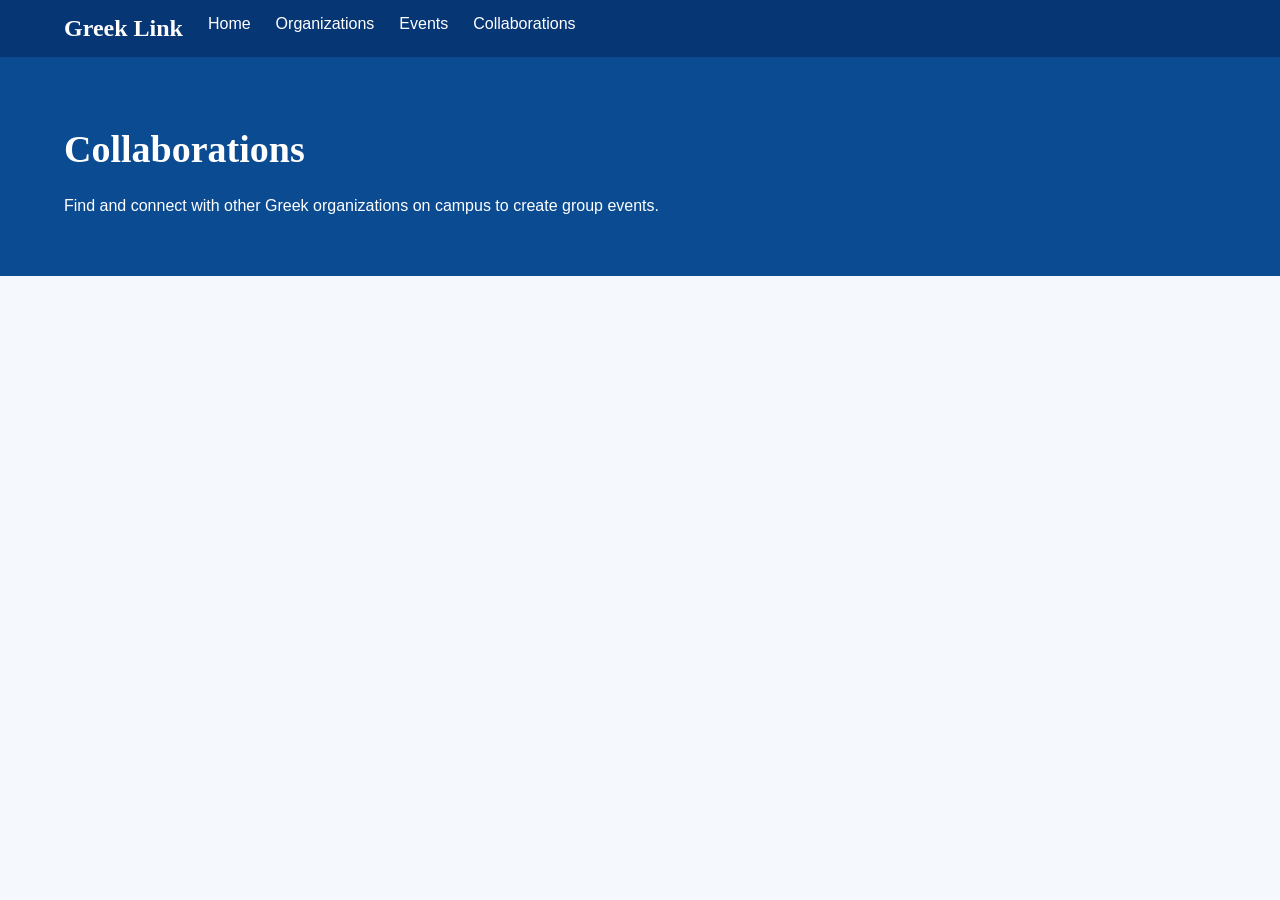
<file: collaborations.html>
<!DOCTYPE html>
<html>
    <head>
        <title>Events</title>
        <link rel="stylesheet" href="styles.css">
    </head>
    <body>
        <nav class ="navbar">
    <div class="nav-links">
        <h1>Greek Link</h1>
        <a href="index.html">Home</a>
        <a href="organizations.html">Organizations</a>
        <a href="events.html">Events</a>
        <a href="collaborations.html">Collaborations</a>
    </div>    
    </nav>
        <header class="page-header">
            <h1>Collaborations</h1>
            <p>Find and connect with other Greek organizations on campus to create group events.</p>
        </header>
        <script src="script.js"></script>
    </body>     
</html>
</file>
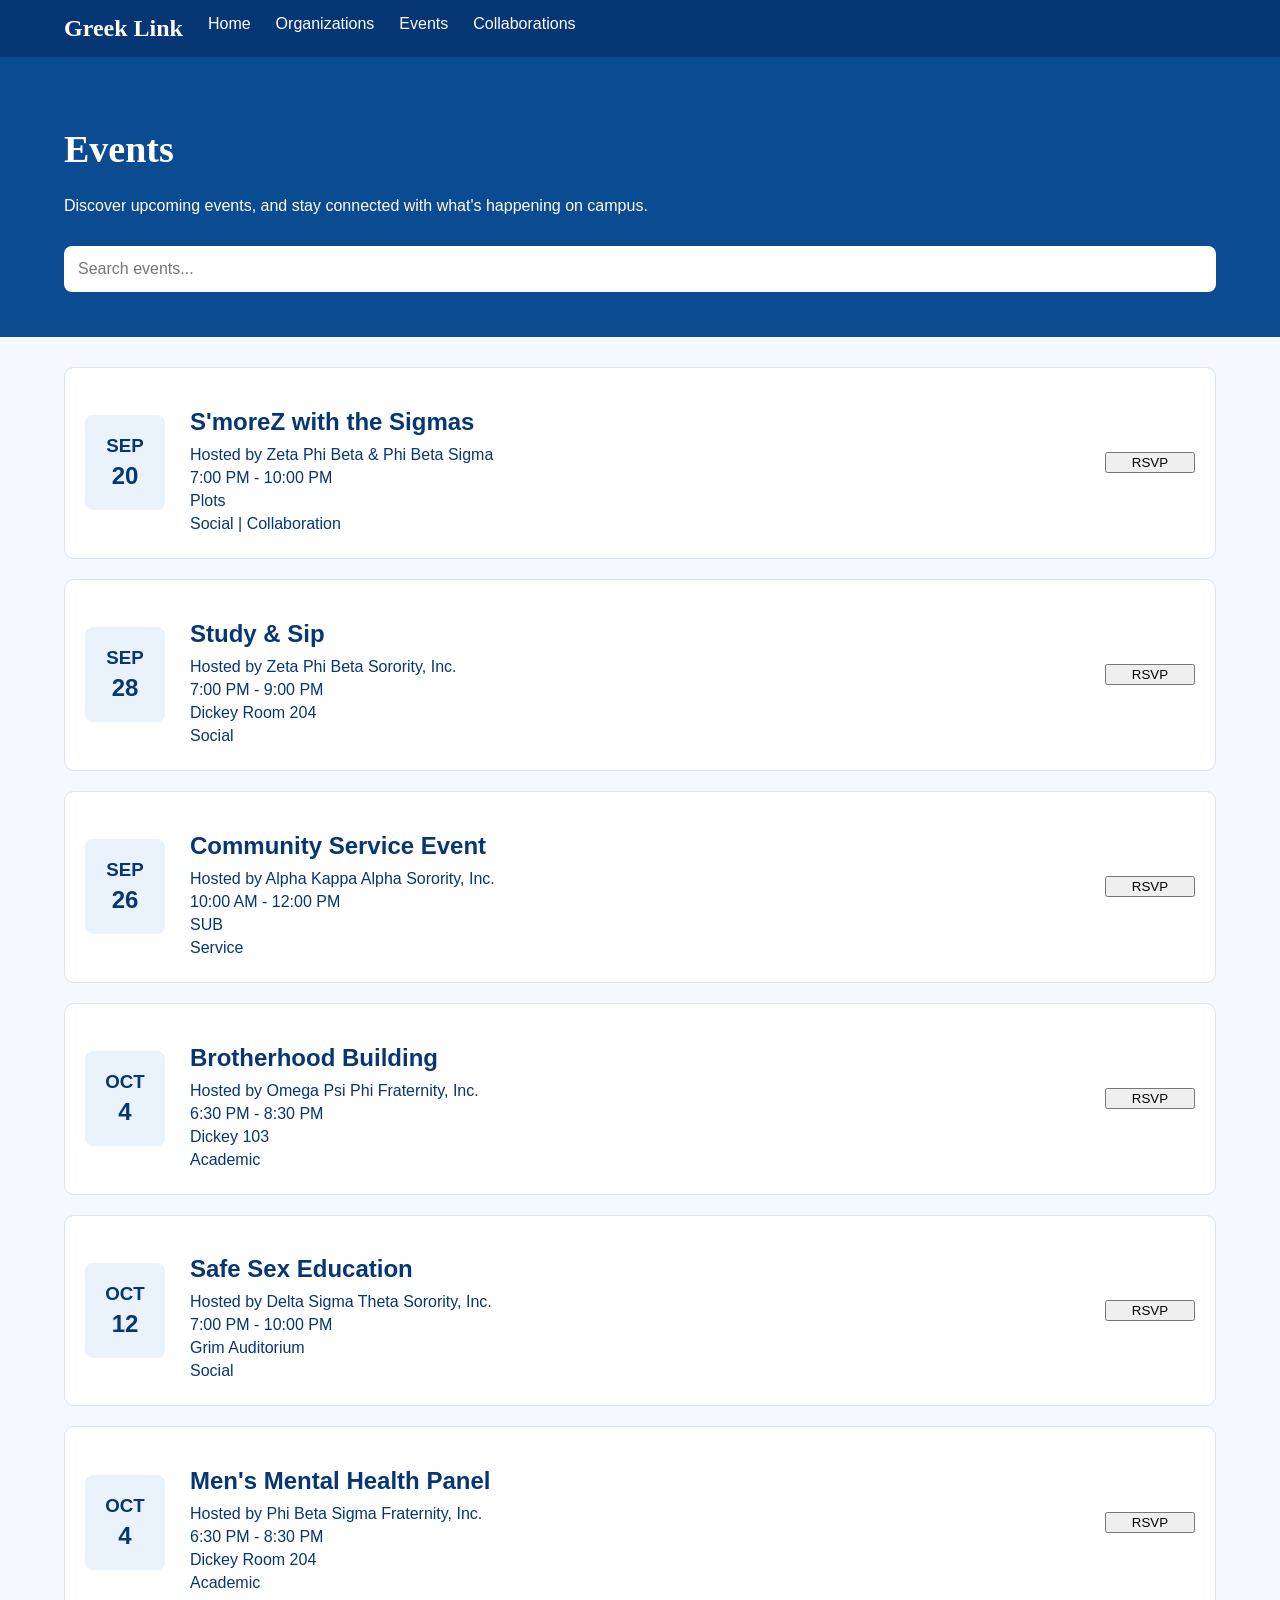
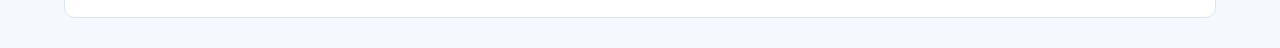
<file: events.html>
<!DOCTYPE html>
<html>
    <head>
        <title>Events</title>
        <link rel="stylesheet" href="styles.css">
    </head>
    <body>
        <nav class ="navbar">
    <div class="nav-links">
        <h1>Greek Link</h1>
        <a href="index.html">Home</a>
        <a href="organizations.html">Organizations</a>
        <a href="events.html">Events</a>
        <a href="collaborations.html">Collaborations</a>
    </div>    
    </nav>
       <header class="page-header">
    <h1>Events</h1><p>Discover upcoming events, and stay connected with what's happening on campus.</p>

    <input type="text" id="eventSearch"
           placeholder="Search events...">
</header>
<section class="events">

    <div class="event">
        <div class="event-date">
            <h3>SEP</h3>
            <h2>20</h2>
        </div>

        <div class="event-info">
            <h2>S'moreZ with the Sigmas</h2>
            <p>Hosted by Zeta Phi Beta & Phi Beta Sigma</p>
            <p>7:00 PM - 10:00 PM</p>
            <p>Plots</p>
            <p>Social | Collaboration</p>
        </div>

        <button class="rsvp-btn">RSVP</button>
    </div>

    <div class="event">
        <div class="event-date">
            <h3>SEP</h3>
            <h2>28</h2>
        </div>

        <div class="event-info">
            <h2>Study & Sip</h2>
            <p>Hosted by Zeta Phi Beta Sorority, Inc.</p>
            <p>7:00 PM - 9:00 PM</p>
            <p>Dickey Room 204</p>
            <p>Social</p>
        </div>

        <button class="rsvp-btn">RSVP</button>
    </div>

    <div class="event">
        <div class="event-date">
            <h3>SEP</h3>
            <h2>26</h2>
        </div>

        <div class="event-info">
            <h2>Community Service Event</h2>
            <p>Hosted by Alpha Kappa Alpha Sorority, Inc.</p>
            <p>10:00 AM - 12:00 PM</p>
            <p>SUB</p>
            <p>Service</p>
        </div>

        <button class="rsvp-btn">RSVP</button>
    </div>

    <div class="event">
        <div class="event-date">
            <h3>OCT</h3>
            <h2>4</h2>
        </div>

        <div class="event-info">
            <h2>Brotherhood Building</h2>
            <p>Hosted by Omega Psi Phi Fraternity, Inc.</p>
            <p>6:30 PM - 8:30 PM</p>
            <p>Dickey 103</p>
            <p>Academic</p>
        </div>

        <button class="rsvp-btn">RSVP</button>
    </div>

    <div class="event">
        <div class="event-date">
            <h3>OCT</h3>
            <h2>12</h2>
        </div>

        <div class="event-info">
            <h2>Safe Sex Education</h2>
            <p>Hosted by Delta Sigma Theta Sorority, Inc.</p>
            <p>7:00 PM - 10:00 PM</p>
            <p>Grim Auditorium</p>
            <p>Social</p>
        </div>

        <button class="rsvp-btn">RSVP</button>
    </div>

    <div class="event">
        <div class="event-date">
            <h3>OCT</h3>
            <h2>4</h2>
        </div>

        <div class="event-info">
            <h2>Men's Mental Health Panel</h2>
            <p>Hosted by Phi Beta Sigma Fraternity, Inc.</p>
            <p>6:30 PM - 8:30 PM</p>
            <p>Dickey Room 204</p>
            <p>Academic</p>
        </div>

        <button class="rsvp-btn">RSVP</button>
    </div>

</section>
<script src="script.js"></script>
    </body>     
</html>
</file>
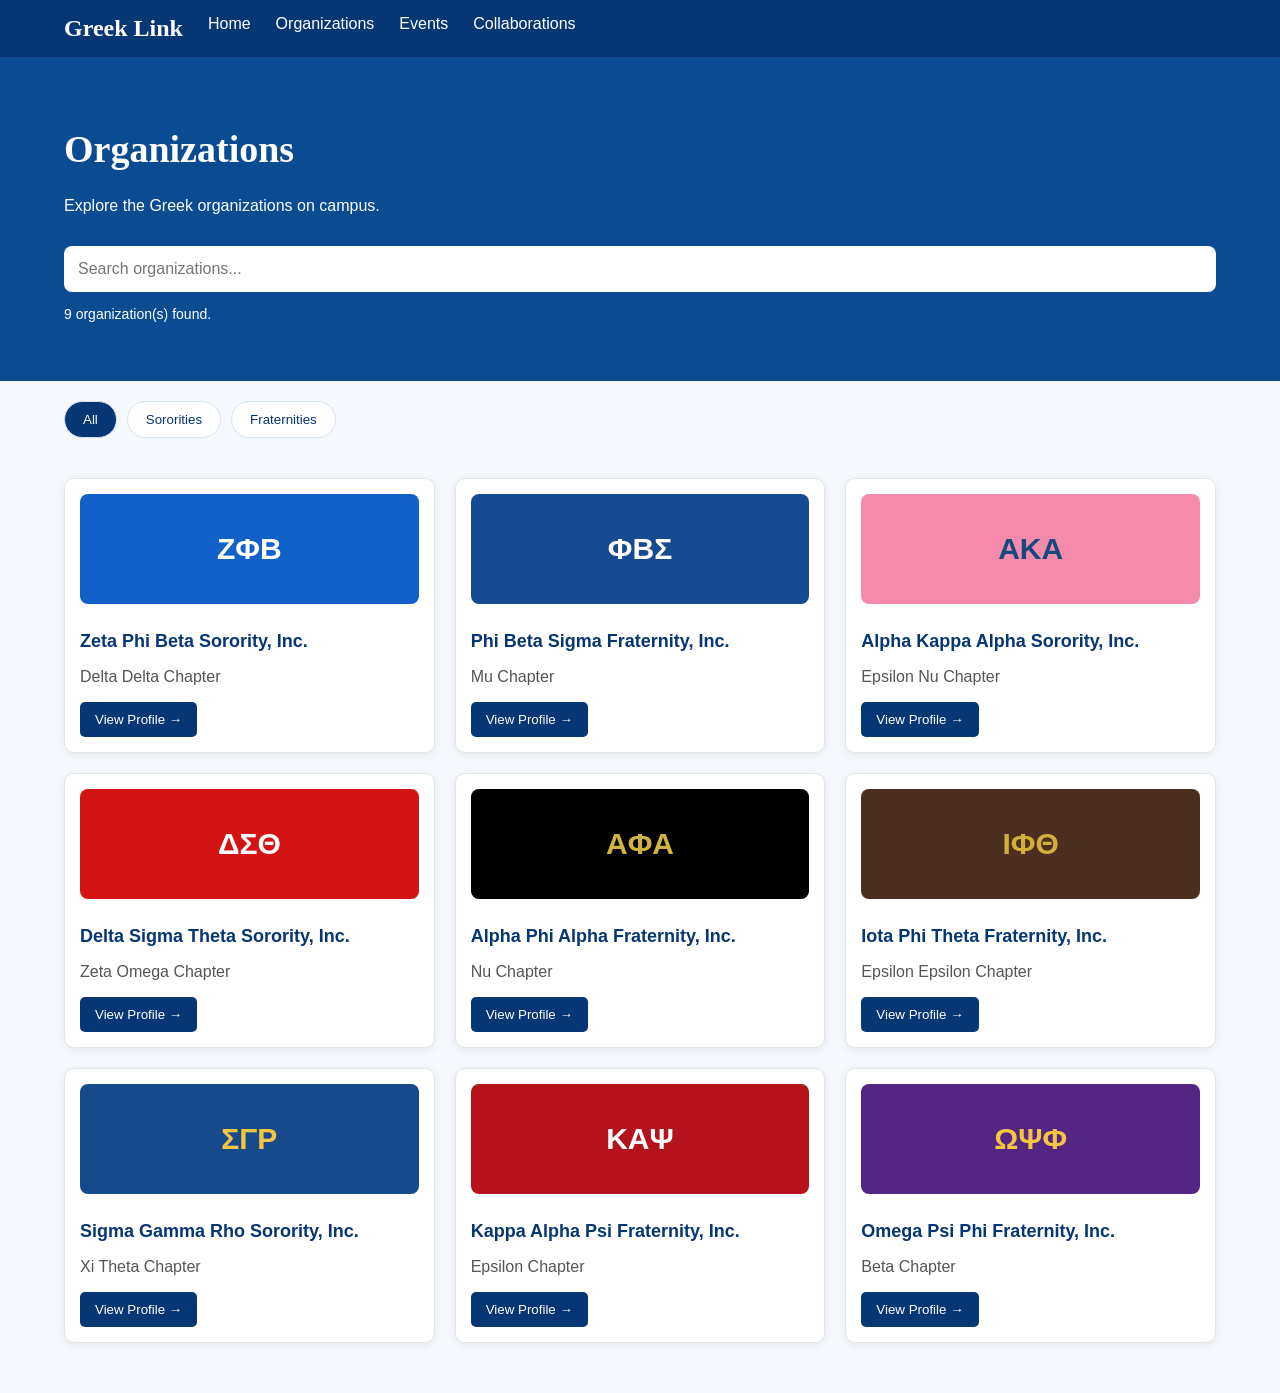
<file: organizations.html>
<!DOCTYPE html>
<html>
    <head>
        <title>Organizations</title>
        <link rel="stylesheet" href="styles.css">
        
    </head>
<body>
    <nav class ="navbar">
    <div class="nav-links">
        <h1>Greek Link</h1>
        <a href="index.html">Home</a>
        <a href="organizations.html">Organizations</a>
        <a href="events.html">Events</a>
        <a href="collaborations.html">Collaborations</a>
    </div>    
    </nav>
    <header class="page-header">
    <h1>Organizations</h1>
    <p>Explore the Greek organizations on campus.</p>

    <input type="text" id="orgSearch"
           placeholder="Search organizations...">
    <p id="searchMessage"></p>
</header>
<div class="filters">
    <button class="filter-btn active" data-filter="all">All</button>
    <button class="filter-btn" data-filter="sorority">Sororities</button>
    <button class="filter-btn" data-filter="fraternity">Fraternities</button>
</div>

<section class="organizations">
    <!-- Zeta Phi Beta -->
    <div class="card2" data-category="sorority nphc">
        <div class="logo zeta">ZΦB</div>
        <div class="card-info">
            <h2>Zeta Phi Beta Sorority, Inc.</h2>
            <p>Delta Delta Chapter</p>
            <button onclick="viewProfile('Zeta Phi Beta')">
                View Profile →
            </button>
        </div>
    </div>
    <!-- Phi Beta Sigma -->
    <div class="card2" data-category="fraternity nphc">
        <div class="logo sigma">ΦBΣ</div>

        <div class="card-info">
            <h2>Phi Beta Sigma Fraternity, Inc.</h2>
            <p>Mu Chapter</p>
            <button onclick="viewProfile('Phi Beta Sigma')">
                View Profile →
            </button>
        </div>
    </div>
    <!-- AKA -->
    <div class="card2" data-category="sorority nphc">
        <div class="logo aka">AKA</div>
        <div class="card-info">
            <h2>Alpha Kappa Alpha Sorority, Inc.</h2>
            <p>Epsilon Nu Chapter</p>
            <button onclick="viewProfile('Alpha Kappa Alpha')">
                View Profile →
            </button>
        </div>
    </div>
    <!-- DST -->
    <div class="card2" data-category="sorority nphc">
        <div class="logo dst">ΔΣΘ</div>
        <div class="card-info">
            <h2>Delta Sigma Theta Sorority, Inc.</h2>
            <p>Zeta Omega Chapter</p>
            <button onclick="viewProfile('Delta Sigma Theta')">
                View Profile →
            </button>
        </div>
    </div>
    <!-- Alpha Phi Alpha -->
    <div class="card2" data-category="fraternity nphc">
    <div class="logo alpha">AΦA</div>
    <div class="card-info">
        <h2>Alpha Phi Alpha Fraternity, Inc.</h2>
        <p>Nu Chapter</p>
        <button onclick="viewProfile('Alpha Phi Alpha')">
            View Profile →
        </button>
    </div>
</div>
<!-- Iota Phi Theta -->
<div class="card2" data-category="fraternity nphc">
    <div class="logo iota">ΙΦΘ</div>
    <div class="card-info">
        <h2>Iota Phi Theta Fraternity, Inc.</h2>
        <p>Epsilon Epsilon Chapter</p>
        <button onclick="viewProfile('Iota Phi Theta')">
            View Profile →
        </button>
    </div>
</div>
<!-- Sigma Gamma Rho -->
<div class="card2" data-category="sorority nphc">
    <div class="logo sgrho">ΣΓΡ</div>
    <div class="card-info">
        <h2>Sigma Gamma Rho Sorority, Inc.</h2>
        <p>Xi Theta Chapter</p>
        <button onclick="viewProfile('Sigma Gamma Rho')">
            View Profile →
        </button>
    </div>
</div>
<!-- Kappa Alpha Psi -->
<div class="card2" data-category="fraternity nphc">
    <div class="logo kappa">ΚΑΨ</div>
    <div class="card-info">
        <h2>Kappa Alpha Psi Fraternity, Inc.</h2>
        <p>Epsilon Chapter</p>
        <button onclick="viewProfile('Kappa Alpha Psi')">
            View Profile →
        </button>
    </div>
</div>
<!-- Omega Psi Phi -->
<div class="card2" data-category="fraternity nphc">
    <div class="logo omega">ΩΨΦ</div>
    <div class="card-info">
        <h2>Omega Psi Phi Fraternity, Inc.</h2>
        <p>Beta Chapter</p>
        <button onclick="viewProfile('Omega Psi Phi')">
            View Profile →
        </button>
    </div>
</div>
</section>
<script src="script.js"></script>
    </body>
</html>
</file>
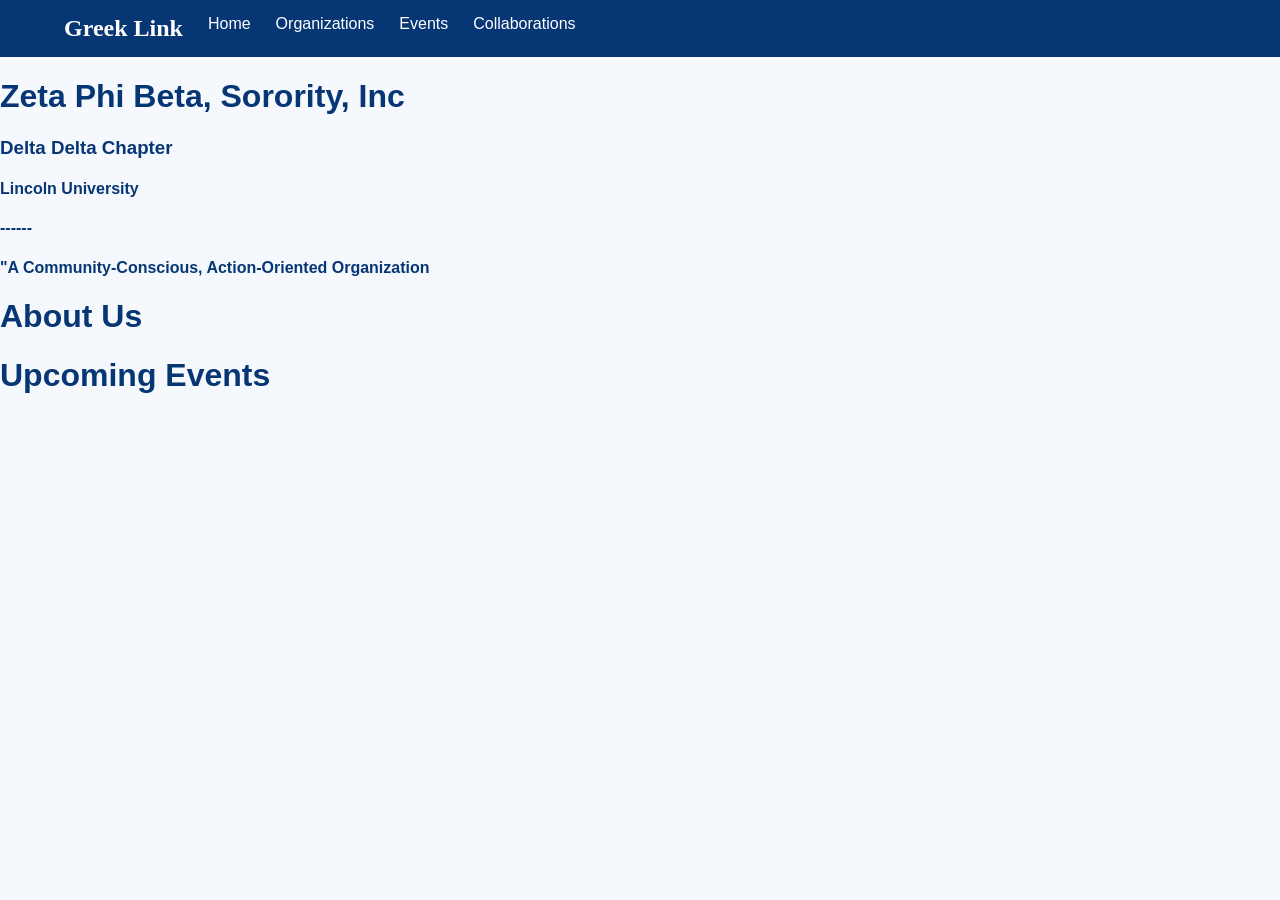
<file: zeta.html>
<!DOCTYPE html>
<html>
    <head>
        <title>Zeta Phi Beta Sorority, Inc</title>
        <link rel="stylesheet" href="styles.css">
        <script src="script.js"></script>
    </head>
    <body>
        <nav class ="navbar">
    <div class="nav-links">
        <h1>Greek Link</h1>
        <a href="index.html">Home</a>
        <a href="organizations.html">Organizations</a>
        <a href="events.html">Events</a>
        <a href="collaborations.html">Collaborations</a>
    </div>    
    </nav>
        <h1> Zeta Phi Beta, Sorority, Inc</h1>
        <h3>Delta Delta Chapter</h3>
        <h4>Lincoln University</h4>
        <h4>------</h4>
        <h4>"A Community-Conscious, Action-Oriented Organization</h4>
        <h1>About Us</h1>


        <h1>Upcoming Events</h1>
    </body>





</html>
</file>
<file: styles.css>
.card {
    background-color: white;
    border: 2px solid black;
    padding: 15px;
    width: 200px;
    text-align: center;
}

.card-container {
    display: flex;
    gap: 25px;
    padding: 20px;
    flex-wrap: wrap;
}

.card img {
    width: 100%;
    height: 180px;
    object-fit: contain;
}


/* logo colors for each organization */
.zeta {
    background-color: #1261c9;
    color: white;
}

.sigma {
    background-color: #164b91;
    color: white;
}

.aka {
    background-color: #f58aaa;
    color: #174a7c;
}

.dst {
    background-color: #d41414;
    color: white;
}

.alpha {
    background-color: #000000; 
    color: #CFB53B; 
}

.iota {
    background-color: #4B2E1F;
    color: #D4AF37; 
}

.sgrho {
    background-color: #174A8B;
    color: #F5C542;
}

.kappa {
    background-color: #B5121B;
    color: white;
}

.omega {
    background-color: #542583;
    color: #F5C542;
}


/* General page design */
* {
    box-sizing: border-box;
}

body {
    margin: 0;
    background-color: #f5f8fc;
    color: #073675;
    font-family: Arial, sans-serif;
}

/* Navigation */
.navbar {
    background-color: #073675;
    color: white;
    display: flex;
    align-items: center;
    justify-content: space-between;
    padding: 15px 5%;
    gap: 20px;
}

.navbar h1 {
    margin: 0;
    font-family: Georgia, serif;
}

.navbar span {
    color: #4a9bff;
}

.nav-links {
    display: flex;
    gap: 25px;
    flex-wrap: wrap;
}

.nav-links a {
    color: white;
    text-decoration: none;
}

.nav-links a:hover {
    text-decoration: underline;
}

/* Page header */
.page-header {
    background-color: #0b4b92;
    color: white;
    padding: 45px 5%;
}

.page-header h1 {
    font-family: Georgia, serif;
    font-size: 38px;
}

#orgSearch {
    width: 100%;
    padding: 14px;
    margin-top: 15px;
    border: none;
    border-radius: 8px;
    font-size: 16px;
}

#searchMessage {
    font-size: 14px;
}

/* Filter buttons */
.filters {
    display: flex;
    gap: 10px;
    padding: 20px 5%;
    flex-wrap: wrap;
}

.filter-btn {
    padding: 10px 18px;
    border: 1px solid #d7e3f2;
    border-radius: 20px;
    background-color: white;
    color: #073675;
    cursor: pointer;
}

.filter-btn:hover,
.filter-btn.active {
    background-color: #073675;
    color: white;
}

/* Organization cards */
.organizations {
    display: grid;
    grid-template-columns: repeat(3, 1fr);
    gap: 20px;
    padding: 20px 5% 50px;
}

.card2 {
    display: flex;
    flex-direction: column;
    align-items: stretch;
    gap: 12px;
    background-color: white;
    border: 1px solid #e5e5e5;
    border-radius: 10px;
    padding: 15px;
    box-shadow: 0 2px 8px #00000012;
}

.logo {
    width: 100%;
    height: 110px;
    border-radius: 8px;
    display: flex;
    align-items: center;
    justify-content: center;
    font-size: 30px;
    font-weight: bold;
}

.card-info h2 {
    color: #073675;
    font-size: 18px;
    margin-bottom: 8px;
}

.card-info p {
    color: #555;
}

.card-info button {
    background-color: #073675;
    color: white;
    padding: 10px 15px;
    border: none;
    border-radius: 5px;
    cursor: pointer;
}

.card-info button:hover {
    background-color: #2877d4;
}

/* Responsive design */

/* Phones */
@media (max-width: 600px) {
    .organizations {
        grid-template-columns: 1fr;
    }

    .nav-links {
        justify-content: center;
        gap: 12px;
    }

    .page-header h1 {
        font-size: 28px;
    }

    .card2 {
        padding: 15px;
    }
}

.home-events {
    display: grid;
    padding: 20px;
    grid-template-columns: repeat(3, 1fr);
    gap: 20px;
}

.event-card {
    background-color: white;
    padding: 25px;
    border: 1px solid #dce5f2;
    border-radius: 8px;
}

.home-collaboration {
    display: flex;
    align-items: center;
    justify-content: space-between;
    gap: 25px;
    background-color: lightblue;
    margin: 30px 5%;
    padding: 35px;
    border-radius: 8px;
}

/* Events Page */
.events {
    display: grid;
    gap: 20px;
    padding: 30px 5%;
}

.event {
    display: flex;
    align-items: center;
    gap: 25px;
    background-color: white;
    border: 1px solid #dce5f2;
    border-radius: 10px;
    padding: 20px;
}

.event-date {
    background-color: #eaf3fc;
    color: #073675;
    text-align: center;
    padding: 15px;
    border-radius: 8px;
    min-width: 80px;
}

.event-date h2,
.event-date h3 {
    margin: 5px;
}

.event-info {
    flex: 1;
}

.event-info h2 {
    color: #073675;
    margin-bottom: 10px;
}

.event-info p {
    margin: 5px 0;
}

.event .rsvp-btn {
    width: auto;
    min-width: 90px;
}

#eventSearch {
    width: 100%;
    padding: 14px;
    margin-top: 15px;
    border: none;
    border-radius: 8px;
    font-size: 16px;
}

#eventMessage {
    text-align: center;
    color: #073675;
}
</file>
